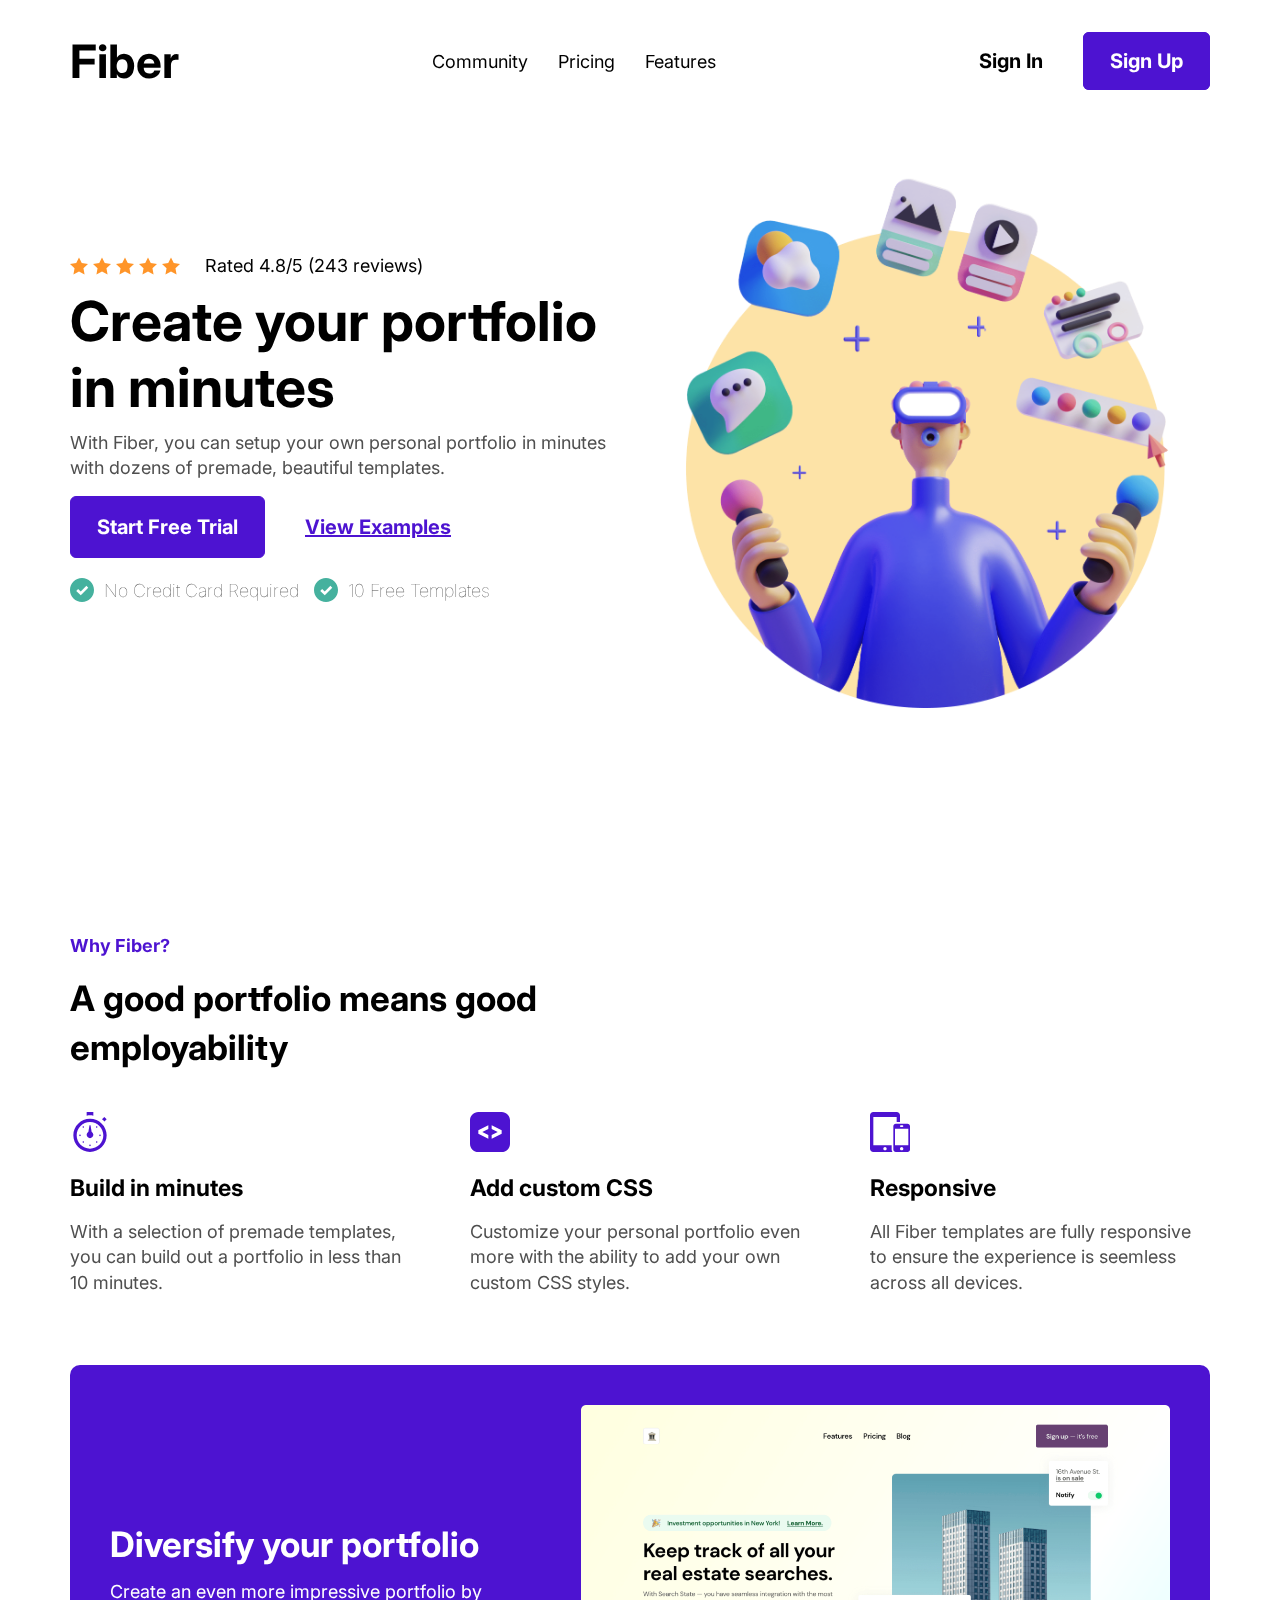
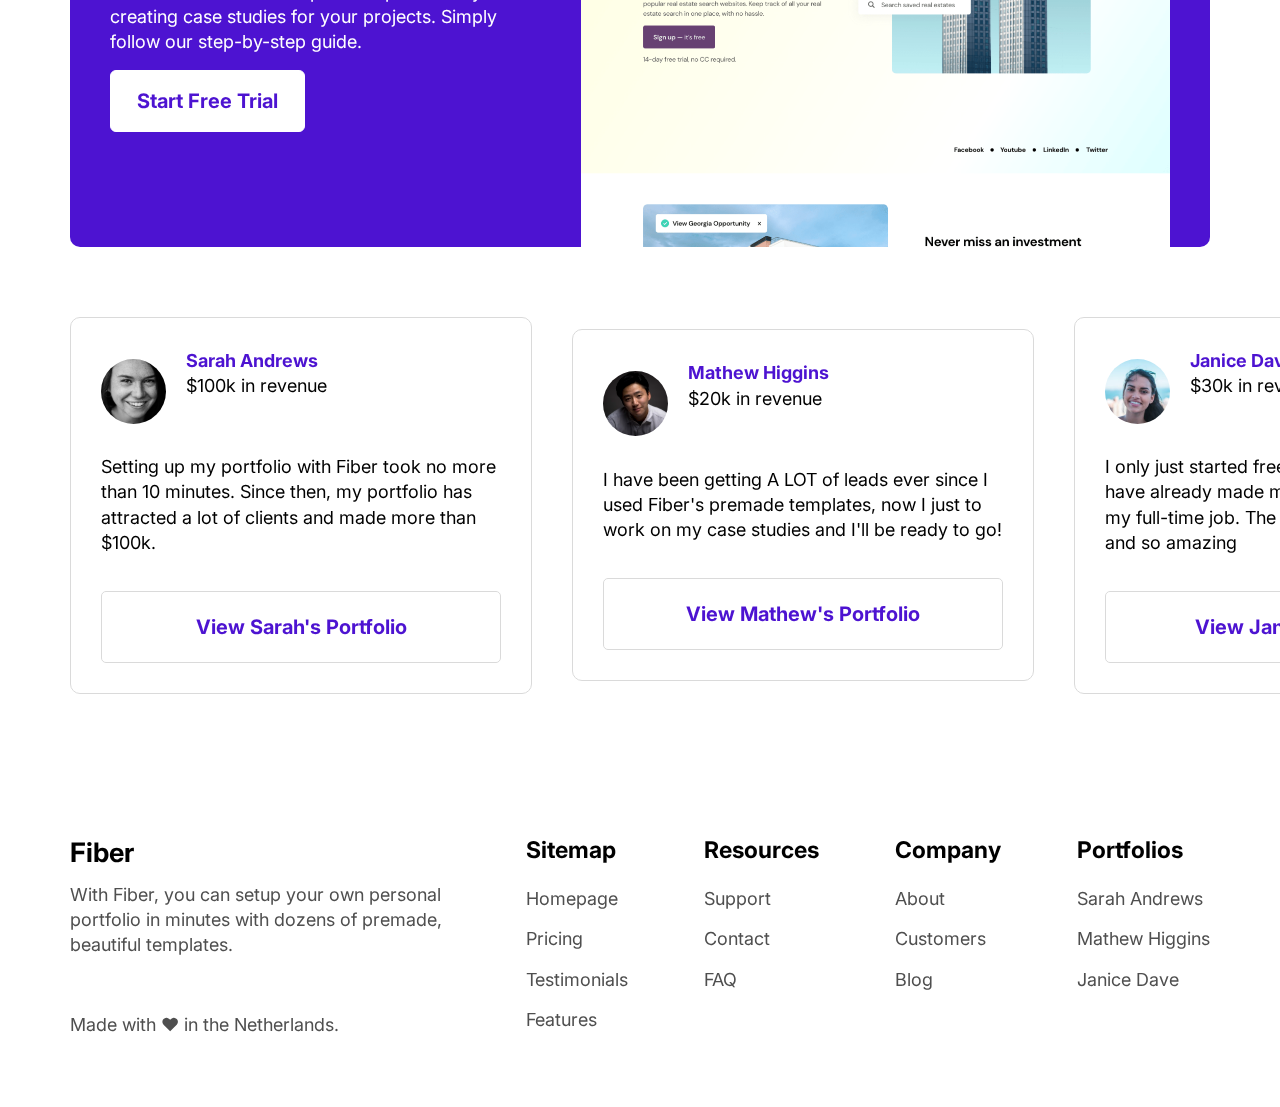
<file: index.html>
<!DOCTYPE html>
<html lang="en">
<head>
    <meta charset="UTF-8">
    <meta http-equiv="X-UA-Compatible" content="IE=edge">
    <meta name="viewport" content="width=device-width, initial-scale=1.0">
    <meta name="author" content="Aleksa Milanovic">
    <link rel="icon" type="image/x-icon" href="img/favicon-48px.png">
    <link rel="stylesheet" href="css/style.css">
    <title>Fiber | Landing Page</title>
</head>
<body>
    <!-- Main Header -->
    <div id="overlay"></div>

    <header class="main-header">
        <div class="container">
            <div class="row">
                <a href="index.html" class="logo"><h1>Fiber</h1></a>

                <nav class="main-nav">
                    <ul class="nav-list">
                        <li><a href="#">Community</a></li>
                        <li><a href="#">Pricing</a></li>
                        <li><a href="#">Features</a></li>
                    </ul>
                </nav>

                <div class="sign-buttons">
                    <ul>
                        <li><a href="#">Sign In</a></li>
                        <li><a href="sign-up.html" class="sign-up-btn">Sign Up</a></li>
                    </ul>
                </div>

                <div class="hamburger-btn" onclick="openSideMenu(); openOverlay()">
                    <img src="img/hamburger-button.svg" alt="ALT">
                </div>
            </div>
        </div>
    </header>

    <!-- Hamburger Menu -->

    <div id="side-menu" class="side-nav-left">
        <h2>Fiber</h2>
        <a href="#" class="btn-close" onclick="closeSideMenu(); closeOverlay()">&times;</a>
        <a href="#">Comunity</a>
        <a href="#">Pricing</a>
        <a href="#">Features</a>
        <a href="#" class="sign-in-btn">Sign In</a>
        <a href="sign-up.html" class="sign-up-btn">Sign Up</a>
    </div>

    <!-- Hamburger Menu FINISHED -->

    <!-- Main Header FINISHED -->

    <!-- Hero Section -->

    <div class="hero-section">
        <div class="container">
            <div class="row-phone">
                <section class="text-section">
                    <div class="rated">
                        <div class="stars-wrapper">
                            <img src="img/star.svg" alt="ALT">
                            <img src="img/star.svg" alt="ALT">
                            <img src="img/star.svg" alt="ALT">
                            <img src="img/star.svg" alt="ALT">
                            <img src="img/star.svg" alt="ALT">
                        </div>

                        <p>Rated 4.8/5 (243 reviews)</p>
                    </div>

                    <h2>Create your portfolio in minutes</h2>
                    <p>With Fiber, you can setup your own personal portfolio in minutes with dozens of premade, beautiful templates.</p>
                    <div class="links-holder">
                        <a href="sign-up.html" class="cta-btn">Start Free Trial</a>
                        <a href="#" class="link-btn">View Examples</a>
                    </div>

                    <div class="checkmarks-holder">
                        <div class="checkmark">
                            <img src="img/checkmark.svg" alt="ALT">
                            <p>No Credit Card Required</p>
                        </div>
                        <div class="checkmark">
                            <img src="img/checkmark.svg" alt="ALT">
                            <p>10 Free Templates</p>
                        </div>
                    </div>
                </section>

                <div class="image-holder">
                    <img src="img/hero-Illustration.png" alt="ALT">
                </div>
            </div>
        </div>
    </div>
    
    <!-- Hero Section FINISHED -->

    <!-- Items Section -->

    <div class="items-section">
        <div class="container">
            <h4>Why Fiber?</h4>
            <h3>A good portfolio means good employability</h3>

            <div class="row-phone">
                <div class="item">
                    <img src="img/time.svg" alt="ALT">
                    <h4>Build in minutes</h4>
                    <p>With a selection of premade templates, you can build out a portfolio in less than 10 minutes.</p>
                </div>

                <div class="item">
                    <img src="img/code.svg" alt="ALT">
                    <h4>Add custom CSS</h4>
                    <p>Customize your personal portfolio even more with the ability to add your own custom CSS styles.</p>
                </div>

                <div class="item">
                    <img src="img/allSizes.svg" alt="ALT">
                    <h4>Responsive</h4>
                    <p>All Fiber templates are fully responsive to ensure the experience is seemless across all devices.</p>
                </div>
            </div>
        </div>
    </div>

    <!-- Items Section FINISHED -->

    <!-- Free Trial Section -->
    
    <div class="container">
        <div class="free-trial-section">
            <div class="row-phone">
                <section class="text-section">
                    <h3>Diversify your portfolio</h3>
                    <p>Create an even more impressive portfolio by creating case studies for your projects. Simply follow our step-by-step guide.</p>
                    <a href="sign-up.html" class="cta-btn">Start Free Trial</a>
                </section>

                <div class="image-holder">
                    <img src="img/free-trial-image.png" alt="ALT">
                </div>
            </div>
        </div>
    </div>

    <!-- Free Trial Section FINISHED -->

    <!-- Comments Section -->

    <div class="comments-section">
        <div class="container">
            <div class="row-both">
                <div class="comment-wrapper">
                    <div class="profile">
                        <img src="img/user1.svg" alt="ALT">
                        <div class="username">
                            <h4>Sarah Andrews</h4>
                            <p>$100k in revenue</p>
                        </div>
                    </div>

                    <p>Setting up my portfolio with Fiber took no more than 10 minutes. Since then, my portfolio has attracted a lot of clients and made more than $100k.</p>

                    <a href="#" class="btn">View Sarah's Portfolio</a>
                </div>

                <div class="comment-wrapper">
                    <div class="profile">
                        <img src="img/user2.svg" alt="ALT">
                        <div class="username">
                            <h4>Mathew Higgins</h4>
                            <p>$20k in revenue</p>
                        </div>
                    </div>

                    <p>I have been getting A LOT of leads ever since I used Fiber's premade templates, now I just to work on my case studies and I'll be ready to go!</p>

                    <a href="#" class="btn">View Mathew's Portfolio</a>
                </div>

                <div class="comment-wrapper">
                    <div class="profile">
                        <img src="img/user3.svg" alt="ALT">
                        <div class="username">
                            <h4>Janice Dave</h4>
                            <p>$30k in revenue</p>
                        </div>
                    </div>

                    <p>I only just started freelancing last year and I have already made more than I ever made in my full-time job. The templates are beautiful and so amazing</p>

                    <a href="#" class="btn">View Janice's Portfolio</a>
                </div>
            </div>
        </div>
    </div>

    <!-- Domments Section FINISHED -->

    <!-- Main Footer -->

    <div class="main-footer">
        <div class="container">
            <div class="row-phone-default">
                <div class="about">
                    <a href="index.html" class="logo"><h3>Fiber</h3></a>

                    <p>With Fiber, you can setup your own personal portfolio in minutes with dozens of premade, beautiful templates.</p>

                    <p>Made with &#10084; in the Netherlands.</p>
                </div>

                <div class="menu">
                    <h3>Sitemap</h3>

                    <ul>
                        <li><a href="#">Homepage</a></li>
                        <li><a href="#">Pricing</a></li>
                        <li><a href="#">Testimonials</a></li>
                        <li><a href="#">Features</a></li>
                    </ul>
                </div>

                <div class="menu">
                    <h3>Resources</h3>

                    <ul>
                        <li><a href="#">Support</a></li>
                        <li><a href="#">Contact</a></li>
                        <li><a href="#">FAQ</a></li>
                    </ul>
                </div>

                <div class="menu">
                    <h3>Company</h3>

                    <ul>
                        <li><a href="#">About</a></li>
                        <li><a href="#">Customers</a></li>
                        <li><a href="#">Blog</a></li>
                    </ul>
                </div>

                <div class="menu">
                    <h3>Portfolios</h3>

                    <ul>
                        <li><a href="#">Sarah Andrews</a></li>
                        <li><a href="#">Mathew Higgins</a></li>
                        <li><a href="#">Janice Dave</a></li>
                    </ul>
                </div>
            </div>
        </div>
    </div>

    <!-- Main Footer FINISHED -->

    <!-- Back To Top Button -->

    <a href="#" class="back-to-top">Top</a>

    <!-- Back To Top Button FINISHED -->



    <!-- JavaScript -->
    <script src="js/script.js"></script>
</body>
</html>
</file>
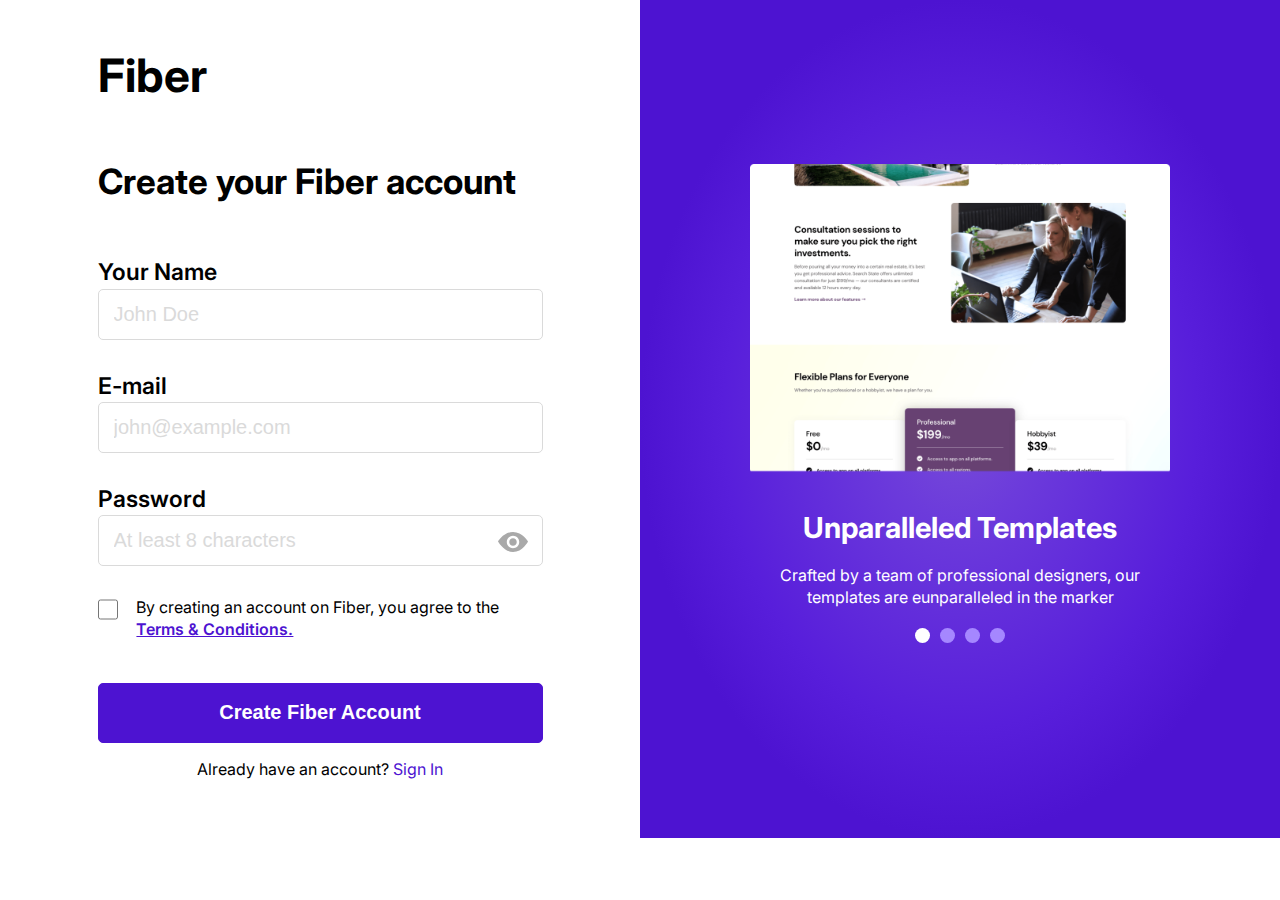
<file: sign-up.html>
<!DOCTYPE html>
<html lang="en">
<head>
    <meta charset="UTF-8">
    <meta http-equiv="X-UA-Compatible" content="IE=edge">
    <meta name="viewport" content="width=device-width, initial-scale=1.0">
    <meta name="author" content="Aleksa Milanovic">
    <link rel="icon" type="image/x-icon" href="img/favicon-48px.png">
    <link rel="stylesheet" href="css/style.css">
    <title>Fiber | Sign Up</title>
</head>
<body>
<div class="row-default">
        
    <!-- Sign Up Form -->

    <div class="left-screen">
        <div class="form-container">
            <div class="sign-up-form">
                <a href="index.html" class="logo"><h1>Fiber</h1></a>

                <h2>Create your Fiber account</h2>

                <form>
                    <label for="username">Your Name</label>
                    <input type="text" id="username" placeholder="John Doe" required>
                    <label for="useremail">E-mail</label>
                    <input type="email" id="useremail" placeholder="john@example.com" required>
                    <label for="userpassword">Password</label>
                    <div class="input-wrapper">
                        <input type="password" id="userpassword" placeholder="At least 8 characters" required>
                        <a href="#">
                            <img src="img/hide-password.svg" alt="ALT">
                        </a>
                    </div>

                    <div class="checkbox-wrapper">
                        <input type="checkbox" class="checkbox-input" required>
                        <p>By creating an account on Fiber, you agree to the <a href="#">Terms & Conditions.</a></p>
                    </div>

                    <button type="submit">Create Fiber Account</button>
                </form>

                <p class="sign-in-link">Already have an account? <a href="#">Sign In</a></p>
            </div>
        </div>
    </div>

    <!-- Sign Up Form FINISHED -->

    <!-- Ad Section -->

    <div class="right-screen">
        <div class="ad-section">
            <div class="content-wrapper">
                <img src="img/sign-up-image.png" alt="ALT">
                <h3>Unparalleled Templates</h3>
                <p>Crafted by a team of professional designers, our templates are eunparalleled in the marker</p>
                <div class="center">
                    <div class="dots-wrapper">
                        <span class="active"></span>
                        <span></span>
                        <span></span>
                        <span></span>
                    </div>
                </div>
            </div>
        </div>
    </div>

    <!-- Ad Section FINISHED -->

</div>




    <!-- JavaScript -->
    <script src="js/script.js"></script>
</body>
</html>
</file>
<file: css/style.css>
@import url("https://fonts.googleapis.com/css2?family=Inter:wght@100;200;300;400;500;600;700;800;900&display=swap");
* {
  margin: 0;
  padding: 0;
  box-sizing: border-box; }

html {
  scroll-behavior: smooth; }

body {
  background-color: #fff;
  font-family: "Inter", sans-serif;
  color: #000;
  font-size: 16px;
  font-weight: 400;
  line-height: 1.4; }

.left-screen {
  width: 50%; }

.right-screen {
  width: 50%; }

@media (max-width: 768px) {
  .left-screen {
    width: 100%; }

  .right-screen {
    display: none;
    width: 0; } }
.container {
  max-width: 1140px;
  margin: 0 auto; }

.form-container {
  max-width: 445px;
  margin: 0 auto; }

@media (max-width: 1200px) {
  .container {
    max-width: 960px; }

  .form-container {
    max-width: 430px; } }
@media (max-width: 992px) {
  .container {
    max-width: 720px; }

  .form-container {
    max-width: 310px; } }
@media (max-width: 768px) {
  .container {
    margin-left: 20px;
    margin-right: 20px; }

  .form-container {
    margin-left: 20px;
    margin-right: 20px;
    max-width: 100%; } }
.row {
  display: flex;
  justify-content: space-between;
  align-items: center; }

.row-default {
  display: flex; }

.row-phone {
  display: flex;
  justify-content: space-between;
  align-items: center; }

.row-phone-default {
  display: flex;
  justify-content: space-between; }

@media (max-width: 768px) {
  .row-phone, .row-phone-default {
    flex-wrap: wrap; }

  .row-default {
    display: block; } }
.row-both {
  display: flex;
  justify-content: space-between;
  align-items: center; }

@media (max-width: 992px) {
  .row-both {
    flex-wrap: wrap; } }
.main-header {
  padding-top: 29px;
  padding-bottom: 29px;
  background-color: #fff; }
  .main-header .logo {
    text-decoration: none;
    color: #000;
    font-weight: 700;
    font-size: 23px; }
  .main-header .main-nav {
    display: flex;
    align-items: center; }
    .main-header .main-nav .nav-list {
      display: flex;
      list-style: none;
      margin: 0;
      padding: 0; }
      .main-header .main-nav .nav-list li {
        margin-left: 30px; }
        .main-header .main-nav .nav-list li a {
          text-decoration: none;
          color: #000;
          font-weight: 400;
          font-size: 18px;
          transition: 0.2s; }
          .main-header .main-nav .nav-list li a:hover {
            color: #5e5e5e; }
  .main-header .sign-buttons {
    display: flex;
    align-items: center; }
    .main-header .sign-buttons ul {
      display: flex;
      list-style: none;
      margin: 0;
      padding: 0; }
      .main-header .sign-buttons ul li {
        margin-left: 40px; }
        .main-header .sign-buttons ul li a {
          text-decoration: none;
          color: #000;
          font-weight: 700;
          font-size: 20px;
          transition: 0.2s; }
          .main-header .sign-buttons ul li a:hover {
            color: #4D13D1; }
        .main-header .sign-buttons ul li .sign-up-btn {
          color: #fff;
          padding: 16px 26px;
          background-color: #4D13D1;
          border-radius: 6px;
          border: 1px solid #4D13D1;
          transition: 0.2s; }
          .main-header .sign-buttons ul li .sign-up-btn:hover {
            background-color: #fff;
            color: #4D13D1; }
  .main-header .hamburger-btn {
    cursor: pointer;
    display: none; }
    .main-header .hamburger-btn img {
      width: 28px;
      height: 27px; }

#overlay {
  position: fixed;
  z-index: -1;
  width: 100%;
  height: 100%;
  background-color: rgba(0, 0, 0, 0.2);
  opacity: 0;
  transition: 0.5s; }

.side-nav-left {
  height: 100%;
  width: 0;
  position: fixed;
  z-index: 1;
  top: 0;
  left: 0;
  background-color: #4D13D1;
  overflow-x: hidden;
  padding-top: 60px;
  transition: 0.5s; }
  .side-nav-left h2 {
    font-size: 34px;
    text-decoration: none;
    color: #fff;
    font-weight: 700;
    position: absolute;
    top: 0;
    margin-top: 21px;
    margin-left: 30px; }
  .side-nav-left a {
    margin: 15px 10px 10px 30px;
    text-decoration: none;
    font-size: 26px;
    font-weight: 400;
    color: #fff;
    display: block;
    transition: 0.2s; }
    .side-nav-left a:nth-child(3) {
      margin-top: 50px; }
  .side-nav-left .sign-in-btn {
    padding: 5px;
    text-align: center;
    font-weight: 700;
    border: 1px solid #fff;
    white-space: nowrap;
    border-radius: 6px;
    display: inline-block;
    width: 190px; }
  .side-nav-left .sign-up-btn {
    padding: 5px;
    text-align: center;
    font-weight: 700;
    border: 1px solid #fff;
    background-color: #fff;
    color: #4D13D1;
    border-radius: 6px;
    display: inline-block;
    width: 190px; }
  .side-nav-left .btn-close {
    position: absolute;
    top: 0;
    right: 22px;
    font-size: 36px;
    margin-left: 50px;
    font-weight: 800; }

@media (max-width: 992px) {
  .main-header {
    padding-top: 30px;
    padding-bottom: 30px; }
    .main-header .main-nav .nav-list li a {
      font-size: 16px; }
    .main-header .sign-buttons ul li a {
      font-size: 18px; }
    .main-header .sign-buttons ul li .sign-up-btn {
      font-size: 18px; } }
@media (max-width: 768px) {
  .main-header {
    padding-top: 17px;
    padding-bottom: 17px; }
    .main-header .logo {
      font-size: 20px; }
    .main-header .main-nav {
      display: none; }
    .main-header .sign-buttons {
      display: none; }
    .main-header .hamburger-btn {
      display: block; } }
.hero-section {
  padding-top: 20px;
  padding-bottom: 150px; }
  .hero-section .text-section .rated {
    display: flex;
    align-items: center;
    margin-bottom: 10px; }
    .hero-section .text-section .rated .stars-wrapper {
      display: flex;
      align-items: center;
      margin-right: 20px; }
      .hero-section .text-section .rated .stars-wrapper img {
        width: 18px;
        margin-right: 5px; }
    .hero-section .text-section .rated p {
      color: #000;
      font-weight: 400;
      font-size: 18px;
      margin: 0; }
  .hero-section .text-section h2 {
    font-weight: 700;
    font-size: 55px;
    width: 560px;
    margin-bottom: 10px;
    line-height: 1.2; }
  .hero-section .text-section p {
    font-weight: 400;
    font-size: 18px;
    color: #4f4f4f;
    margin-bottom: 15px; }
  .hero-section .text-section .links-holder {
    display: flex;
    align-items: center;
    margin-bottom: 20px; }
    .hero-section .text-section .links-holder .cta-btn {
      text-decoration: none;
      font-weight: 700;
      font-size: 20px;
      color: #fff;
      padding: 16px 26px;
      background-color: #4D13D1;
      border: 1px solid #4D13D1;
      border-radius: 6px;
      margin-right: 40px;
      transition: 0.2s; }
      .hero-section .text-section .links-holder .cta-btn:hover {
        background-color: #fff;
        color: #4D13D1; }
    .hero-section .text-section .links-holder .link-btn {
      color: #4D13D1;
      font-weight: 700;
      font-size: 20px;
      text-decoration: underline; }
  .hero-section .text-section .checkmarks-holder {
    display: flex;
    align-items: center; }
    .hero-section .text-section .checkmarks-holder .checkmark {
      display: flex;
      align-items: center;
      margin-right: 15px; }
      .hero-section .text-section .checkmarks-holder .checkmark:last-child {
        margin-right: 0; }
      .hero-section .text-section .checkmarks-holder .checkmark img {
        width: 24px;
        margin-right: 10px; }
      .hero-section .text-section .checkmarks-holder .checkmark p {
        color: #4f4f4f;
        font-weight: 40;
        font-size: 18px;
        margin: 0;
        margin-right: 15px; }
        .hero-section .text-section .checkmarks-holder .checkmark p:last-child {
          margin-right: 0; }
  .hero-section .image-holder {
    max-width: 568px; }
    .hero-section .image-holder img {
      max-width: 100%; }

@media (max-width: 1200px) {
  .hero-section .text-section h2 {
    font-size: 45px;
    width: 459px; }
  .hero-section .text-section p {
    font-size: 16px; }
  .hero-section .image-holder {
    max-width: 457px; } }
@media (max-width: 992px) {
  .hero-section .text-section .rated {
    margin-bottom: 5px; }
    .hero-section .text-section .rated p {
      font-size: 18px; }
  .hero-section .text-section h2 {
    font-size: 40px;
    width: 408px;
    margin-bottom: 5px; }
  .hero-section .text-section p {
    margin-bottom: 10px; }
  .hero-section .text-section .links-holder .cta-btn {
    font-size: 18px; }
  .hero-section .text-section .links-holder .link-btn {
    font-size: 18px; }
  .hero-section .text-section .checkmarks-holder .checkmark p {
    font-size: 16px; }
  .hero-section .image-holder {
    max-width: 280px; } }
@media (max-width: 768px) {
  .hero-section {
    padding-bottom: 20px; }
    .hero-section .image-holder {
      order: 1;
      max-width: 100%;
      margin-bottom: 10px; }
    .hero-section .text-section {
      order: 2;
      max-width: 100%; }
      .hero-section .text-section .rated {
        display: none; }
      .hero-section .text-section h2 {
        font-size: 42px;
        margin-bottom: 10px;
        max-width: 100%; }
      .hero-section .text-section p {
        font-size: 18px;
        margin-bottom: 20px;
        max-width: 100%; }
      .hero-section .text-section .links-holder {
        display: block;
        max-width: 100%;
        text-align: center; }
        .hero-section .text-section .links-holder .cta-btn {
          font-size: 20px;
          display: block;
          margin-bottom: 20px;
          margin-right: 0; }
        .hero-section .text-section .links-holder .link-btn {
          font-size: 20px;
          display: block;
          margin-bottom: 20px; }
      .hero-section .text-section .checkmarks-holder {
        display: block; }
        .hero-section .text-section .checkmarks-holder .checkmark {
          margin-bottom: 10px; }
          .hero-section .text-section .checkmarks-holder .checkmark:last-child {
            margin-bottom: 0; }
          .hero-section .text-section .checkmarks-holder .checkmark p {
            font-size: 26px;
            margin: 0; } }
@media (max-width: 400px) {
  .hero-section .text-section .checkmarks-holder .checkmark p {
    font-size: 18px; } }
.items-section {
  padding-top: 70px;
  padding-bottom: 70px; }
  .items-section h4 {
    color: #4D13D1;
    font-weight: 700;
    font-size: 18px;
    margin-bottom: 15px; }
  .items-section h3 {
    font-weight: 700;
    font-size: 35px;
    margin-bottom: 40px;
    width: 496px; }
  .items-section .item {
    width: 340px; }
    .items-section .item img {
      width: 40px;
      margin-bottom: 15px; }
    .items-section .item h4 {
      font-weight: 700;
      font-size: 23px;
      margin-bottom: 15px;
      color: #000; }
    .items-section .item p {
      color: #4f4f4f;
      font-weight: 400;
      font-size: 18px; }

@media (max-width: 1200px) {
  .items-section h3 {
    font-size: 31px;
    width: 439px; }
  .items-section .item {
    width: 302px; }
    .items-section .item p {
      font-size: 16px; } }
@media (max-width: 992px) {
  .items-section h3 {
    font-size: 27px;
    width: 382px; }
  .items-section .item {
    width: 198px; }
    .items-section .item h3 {
      font-size: 20px; } }
@media (max-width: 768px) {
  .items-section {
    padding-bottom: 60px; }
    .items-section h4 {
      margin-bottom: 10px; }
    .items-section h3 {
      font-size: 40px;
      max-width: 100%; }
    .items-section .item {
      width: 100%;
      margin-bottom: 40px; }
      .items-section .item:last-child {
        margin-bottom: 0; }
      .items-section .item h3 {
        font-size: 20px; }
      .items-section .item p {
        font-size: 18px;
        max-width: 100%; } }
.free-trial-section {
  padding-top: 40px;
  padding-left: 40px;
  padding-right: 40px;
  background-color: #4D13D1;
  border-radius: 10px; }
  .free-trial-section .text-section {
    width: 405px; }
    .free-trial-section .text-section h3 {
      font-weight: 700;
      font-size: 35px;
      color: #fff;
      margin-bottom: 10px; }
    .free-trial-section .text-section p {
      font-size: 18px;
      color: #fff;
      margin-bottom: 15px; }
    .free-trial-section .text-section .cta-btn {
      text-decoration: none;
      padding: 16px 26px;
      font-weight: 700;
      font-size: 20px;
      color: #4D13D1;
      background-color: #fff;
      border: 1px solid #fff;
      border-radius: 6px;
      display: inline-block;
      transition: 0.2s; }
      .free-trial-section .text-section .cta-btn:hover {
        color: #fff;
        background-color: transparent; }
  .free-trial-section .image-holder {
    max-width: 589px;
    height: 442px; }
    .free-trial-section .image-holder img {
      max-width: 100%; }

@media (max-width: 1200px) {
  .free-trial-section .text-section {
    width: 350px; }
    .free-trial-section .text-section h3 {
      font-size: 29px; }
    .free-trial-section .text-section p {
      font-size: 16px; }
  .free-trial-section .image-holder {
    max-width: 482px;
    max-height: 362px; } }
@media (max-width: 992px) {
  .free-trial-section {
    padding-top: 20px;
    padding-left: 20px;
    padding-right: 20px; }
    .free-trial-section .text-section {
      width: 324px; }
      .free-trial-section .text-section h3 {
        font-size: 25px; }
      .free-trial-section .text-section .cta-btn {
        font-size: 18px; }
    .free-trial-section .image-holder {
      max-width: 341px;
      max-height: 256px; } }
@media (max-width: 768px) {
  .free-trial-section {
    padding-top: 30px;
    padding-left: 30px;
    padding-right: 30px; }
    .free-trial-section .text-section {
      width: 100%; }
      .free-trial-section .text-section h3 {
        font-size: 34px; }
      .free-trial-section .text-section p {
        font-size: 16px;
        margin-bottom: 20px; }
      .free-trial-section .text-section .cta-btn {
        display: block;
        text-align: center;
        font-size: 20px;
        margin-bottom: 40px; }
    .free-trial-section .image-holder {
      margin: auto;
      width: 100%;
      min-height: 100%; }
      .free-trial-section .image-holder img {
        object-fit: cover;
        width: 100%;
        min-height: 100%; } }
.comments-section {
  padding-top: 70px;
  padding-bottom: 70px;
  overflow-x: scroll;
  scrollbar-color: #818181 #fff;
  scrollbar-width: thin; }
  .comments-section ::-webkit-scrollbar {
    width: thin; }
  .comments-section ::-webkit-scrollbar-track {
    background-color: #fff;
    border-radius: 100px; }
  .comments-section ::-webkit-scrollbar-thumb {
    background-color: #818181;
    border-radius: 100px; }
  .comments-section .comment-wrapper {
    min-width: 462px;
    height: 100%;
    background-color: transparent;
    border: 1px solid #dadada;
    border-radius: 10px;
    padding: 30px;
    margin-right: 40px; }
    .comments-section .comment-wrapper:last-child {
      margin-right: 0; }
    .comments-section .comment-wrapper .profile {
      display: flex;
      align-items: center;
      margin-bottom: 20px; }
      .comments-section .comment-wrapper .profile img {
        width: 65px;
        margin-right: 20px; }
      .comments-section .comment-wrapper .profile .username {
        margin: 0; }
        .comments-section .comment-wrapper .profile .username h4 {
          font-weight: 700;
          font-size: 18px;
          color: #4D13D1; }
        .comments-section .comment-wrapper .profile .username p {
          font-weight: 400;
          font-size: 18px; }
    .comments-section .comment-wrapper p {
      font-weight: 400;
      font-size: 18px;
      width: 100%;
      margin-bottom: 36px; }
    .comments-section .comment-wrapper .btn {
      display: block;
      color: #4D13D1;
      font-weight: 700;
      font-size: 20px;
      text-align: center;
      padding-top: 21px;
      padding-bottom: 21px;
      background-color: transparent;
      border: 1px solid #dadada;
      border-radius: 5px;
      text-decoration: none;
      transition: 0.2s; }
      .comments-section .comment-wrapper .btn:hover {
        color: #fff;
        background-color: #4D13D1;
        border-color: #4D13D1; }

@media (max-width: 1200px) {
  .comments-section .comment-wrapper {
    margin-right: 30px; }
    .comments-section .comment-wrapper:last-child {
      margin-right: 0; } }
@media (max-width: 992px) {
  .comments-section .comment-wrapper {
    margin-bottom: 30px;
    width: 100%;
    margin-right: 0; }
    .comments-section .comment-wrapper:last-child {
      margin-bottom: 0; } }
@media (max-width: 768px) {
  .comments-section {
    padding-top: 60px;
    padding-bottom: 60px; }
    .comments-section .comment-wrapper {
      padding: 18px;
      margin-bottom: 56px;
      width: 100%;
      min-width: 0; }
      .comments-section .comment-wrapper:last-child {
        margin-bottom: 0; }
      .comments-section .comment-wrapper .profile {
        margin-bottom: 10px; }
      .comments-section .comment-wrapper p {
        margin-bottom: 10px; }
      .comments-section .comment-wrapper a {
        padding-top: 15px;
        padding-bottom: 15px; } }
.main-footer {
  padding-top: 70px;
  padding-bottom: 70px; }
  .main-footer .about {
    width: 380px; }
    .main-footer .about .logo {
      font-weight: 700;
      font-size: 23px;
      text-decoration: none;
      color: #000; }
      .main-footer .about .logo h3 {
        margin-bottom: 10px; }
    .main-footer .about p {
      font-weight: 400;
      font-size: 18px;
      color: #4f4f4f;
      margin-bottom: 55px; }
      .main-footer .about p:last-child {
        margin-bottom: 0; }
  .main-footer .menu h3 {
    font-weight: 700;
    font-size: 23px;
    margin-bottom: 20px; }
  .main-footer .menu ul {
    list-style: none;
    margin: 0;
    padding: 0; }
    .main-footer .menu ul li {
      margin-bottom: 15px; }
      .main-footer .menu ul li:last-child {
        margin-bottom: 0; }
      .main-footer .menu ul li a {
        text-decoration: none;
        color: #4f4f4f;
        font-weight: 400;
        font-size: 18px;
        transition: 0.2s; }
        .main-footer .menu ul li a:hover {
          color: #000; }

@media (max-width: 1200px) {
  .main-footer .about {
    width: 338px; }
    .main-footer .about p {
      font-size: 16px; }
  .main-footer .menu p {
    font-size: 16px; } }
@media (max-width: 992px) {
  .main-footer .about {
    width: 179px; }
    .main-footer .about .logo h3 {
      margin-bottom: 20px; }
    .main-footer .about p {
      margin-bottom: 20px; }
      .main-footer .about p:last-child {
        margin-bottom: 0; } }
@media (max-width: 768px) {
  .main-footer {
    padding-top: 40px;
    padding-bottom: 40px; }
    .main-footer .about {
      width: 100%;
      margin-bottom: 40px; }
      .main-footer .about .logo {
        margin-bottom: 10px; }
      .main-footer .about p {
        font-size: 18px;
        margin-bottom: 10px; }
        .main-footer .about p:last-child {
          margin-bottom: 0; }
    .main-footer .menu {
      width: 100%;
      margin-bottom: 40px; }
      .main-footer .menu h3 {
        margin-bottom: 15px; }
      .main-footer .menu p {
        font-size: 18px;
        margin-bottom: 10pxx; } }
.back-to-top {
  background-color: #fff;
  position: fixed;
  bottom: 16px;
  right: 32px;
  padding: 25px 20px;
  box-shadow: 0px 0px 30px 5px rgba(0, 0, 0, 0.5);
  text-decoration: none;
  color: #4D13D1;
  font-size: 18px;
  font-weight: 500;
  border-radius: 100px;
  opacity: 0;
  pointer-events: none;
  text-transform: uppercase;
  transition: 0.4s; }

.back-to-top.active {
  bottom: 32px;
  pointer-events: auto;
  opacity: 1; }

.left-screen .sign-up-form {
  padding-top: 43px;
  padding-bottom: 43px; }
  .left-screen .sign-up-form .logo {
    text-decoration: none;
    color: #000;
    font-size: 23px;
    font-weight: 700; }
    .left-screen .sign-up-form .logo h1 {
      margin-bottom: 50px; }
  .left-screen .sign-up-form h2 {
    font-weight: 700;
    font-size: 35px;
    margin-bottom: 50px; }
  .left-screen .sign-up-form form label {
    font-weight: 600;
    font-size: 23px;
    margin-bottom: 15px; }
  .left-screen .sign-up-form form input {
    display: block;
    width: 100%;
    background-color: transparent;
    outline: transparent;
    border: 1px solid #dadada;
    padding-left: 15px;
    padding-top: 13px;
    padding-bottom: 13px;
    font-weight: 400;
    font-size: 20px;
    border-radius: 5px;
    margin-bottom: 30px; }
    .left-screen .sign-up-form form input::placeholder {
      color: #dadada;
      font-weight: 400;
      font-size: 20px; }
  .left-screen .sign-up-form form .input-wrapper {
    position: relative; }
    .left-screen .sign-up-form form .input-wrapper a img {
      position: absolute;
      top: 0;
      right: 0;
      width: 30px;
      margin-top: 12px;
      margin-right: 15px; }
  .left-screen .sign-up-form form .checkbox-wrapper {
    display: flex;
    margin-bottom: 30px; }
    .left-screen .sign-up-form form .checkbox-wrapper .checkbox-input {
      width: 27px;
      height: 27px;
      border: 1px solid #dadada;
      border-radius: 5px;
      margin-right: 18px; }
    .left-screen .sign-up-form form .checkbox-wrapper p {
      font-weight: 400;
      font-size: 16px; }
      .left-screen .sign-up-form form .checkbox-wrapper p a {
        text-decoration: underline;
        color: #4D13D1;
        font-weight: 600; }
  .left-screen .sign-up-form form button {
    display: block;
    text-align: center;
    font-weight: 600;
    font-size: 20px;
    height: 60px;
    width: 100%;
    color: #fff;
    background-color: #4D13D1;
    outline: none;
    border: 1px solid #4D13D1;
    border-radius: 5px;
    margin-bottom: 15px;
    transition: 0.2s; }
    .left-screen .sign-up-form form button:hover {
      color: #4D13D1;
      background-color: #fff;
      cursor: pointer; }
  .left-screen .sign-up-form .sign-in-link {
    font-weight: 400;
    font-size: 16px;
    text-align: center; }
    .left-screen .sign-up-form .sign-in-link a {
      font-weight: 400;
      font-size: 16px;
      text-decoration: none;
      color: #4D13D1; }

@media (max-width: 1200px) {
  .left-screen .sign-up-form h2 {
    font-size: 27px; } }
@media (max-width: 992px) {
  .left-screen .sign-up-form .logo {
    margin-bottom: 30px; }
  .left-screen .sign-up-form h2 {
    font-size: 21px;
    margin-bottom: 30px; }
  .left-screen .sign-up-form form label {
    font-size: 19px;
    margin-bottom: 10px; }
  .left-screen .sign-up-form form input {
    margin-bottom: 20px; }
  .left-screen .sign-up-form form .checkbox-wrapper {
    margin-bottom: 20px; }
    .left-screen .sign-up-form form .checkbox-wrapper p {
      font-size: 14px; }
      .left-screen .sign-up-form form .checkbox-wrapper p a {
        font-size: 14px; }
  .left-screen .sign-up-form form button {
    margin-bottom: 10px; }
  .left-screen .sign-up-form form .sign-in-link {
    font-size: 14px; }
    .left-screen .sign-up-form form .sign-in-link a {
      font-size: 14px; } }
@media (max-width: 768px) {
  .left-screen .sign-up-form {
    padding-top: 19px;
    padding-bottom: 19px; }
    .left-screen .sign-up-form .logo {
      margin-bottom: 50px; }
    .left-screen .sign-up-form h2 {
      font-size: 33px;
      margin-bottom: 30px; }
    .left-screen .sign-up-form form label {
      font-size: 23px; }
    .left-screen .sign-up-form form input {
      margin-bottom: 30px; }
    .left-screen .sign-up-form form .checkbox-wrapper p {
      font-size: 16px; }
      .left-screen .sign-up-form form .checkbox-wrapper p a {
        font-size: 16px; }
    .left-screen .sign-up-form form button {
      margin-bottom: 15px; }
    .left-screen .sign-up-form form .sign-in-link {
      font-size: 16px; }
      .left-screen .sign-up-form form .sign-in-link a {
        font-size: 16px; } }
.right-screen .ad-section {
  padding-top: 164px;
  padding-bottom: 195px;
  display: flex;
  justify-content: center;
  background: radial-gradient(50% 50% at 50% 50%, #784DD8 0%, #6C3BDB 24.48%, #581EDB 73.96%, #4D13D1 100%); }
  .right-screen .ad-section .content-wrapper {
    max-width: 421px;
    text-align: center; }
    .right-screen .ad-section .content-wrapper img {
      max-width: 100%;
      margin-bottom: 30px; }
    .right-screen .ad-section .content-wrapper h3 {
      font-weight: 700;
      font-size: 29px;
      color: #fff;
      margin-bottom: 15px; }
    .right-screen .ad-section .content-wrapper p {
      font-weight: 400;
      font-size: 16px;
      color: #fff;
      margin-bottom: 20px; }
    .right-screen .ad-section .content-wrapper .center {
      display: flex;
      justify-content: center; }
      .right-screen .ad-section .content-wrapper .center .dots-wrapper {
        display: flex; }
        .right-screen .ad-section .content-wrapper .center .dots-wrapper span {
          display: block;
          width: 15px;
          height: 15px;
          background-color: #a587ff;
          border-radius: 100px;
          margin-right: 10px;
          cursor: pointer; }
          .right-screen .ad-section .content-wrapper .center .dots-wrapper span:last-child {
            margin-right: 0; }
        .right-screen .ad-section .content-wrapper .center .dots-wrapper .active {
          background-color: #fff; }

@media (max-width: 1200px) {
  .right-screen .ad-section {
    padding-bottom: 257px; }
    .right-screen .ad-section .content-wrapper {
      max-width: 371px; }
      .right-screen .ad-section .content-wrapper h3 {
        font-size: 23px; } }
@media (max-width: 992px) {
  .right-screen .ad-section {
    padding-bottom: 152px; }
    .right-screen .ad-section .content-wrapper {
      max-width: 343px; }
      .right-screen .ad-section .content-wrapper img {
        margin-bottom: 20px; }
      .right-screen .ad-section .content-wrapper h2 {
        font-size: 20px;
        margin-bottom: 10px; }
      .right-screen .ad-section .content-wrapper p {
        min-width: 324px;
        margin-bottom: 15px; } }
@media (max-width: 768px) {
  .right-screen .ad-section {
    display: none; } }

/*# sourceMappingURL=style.css.map */
</file>
